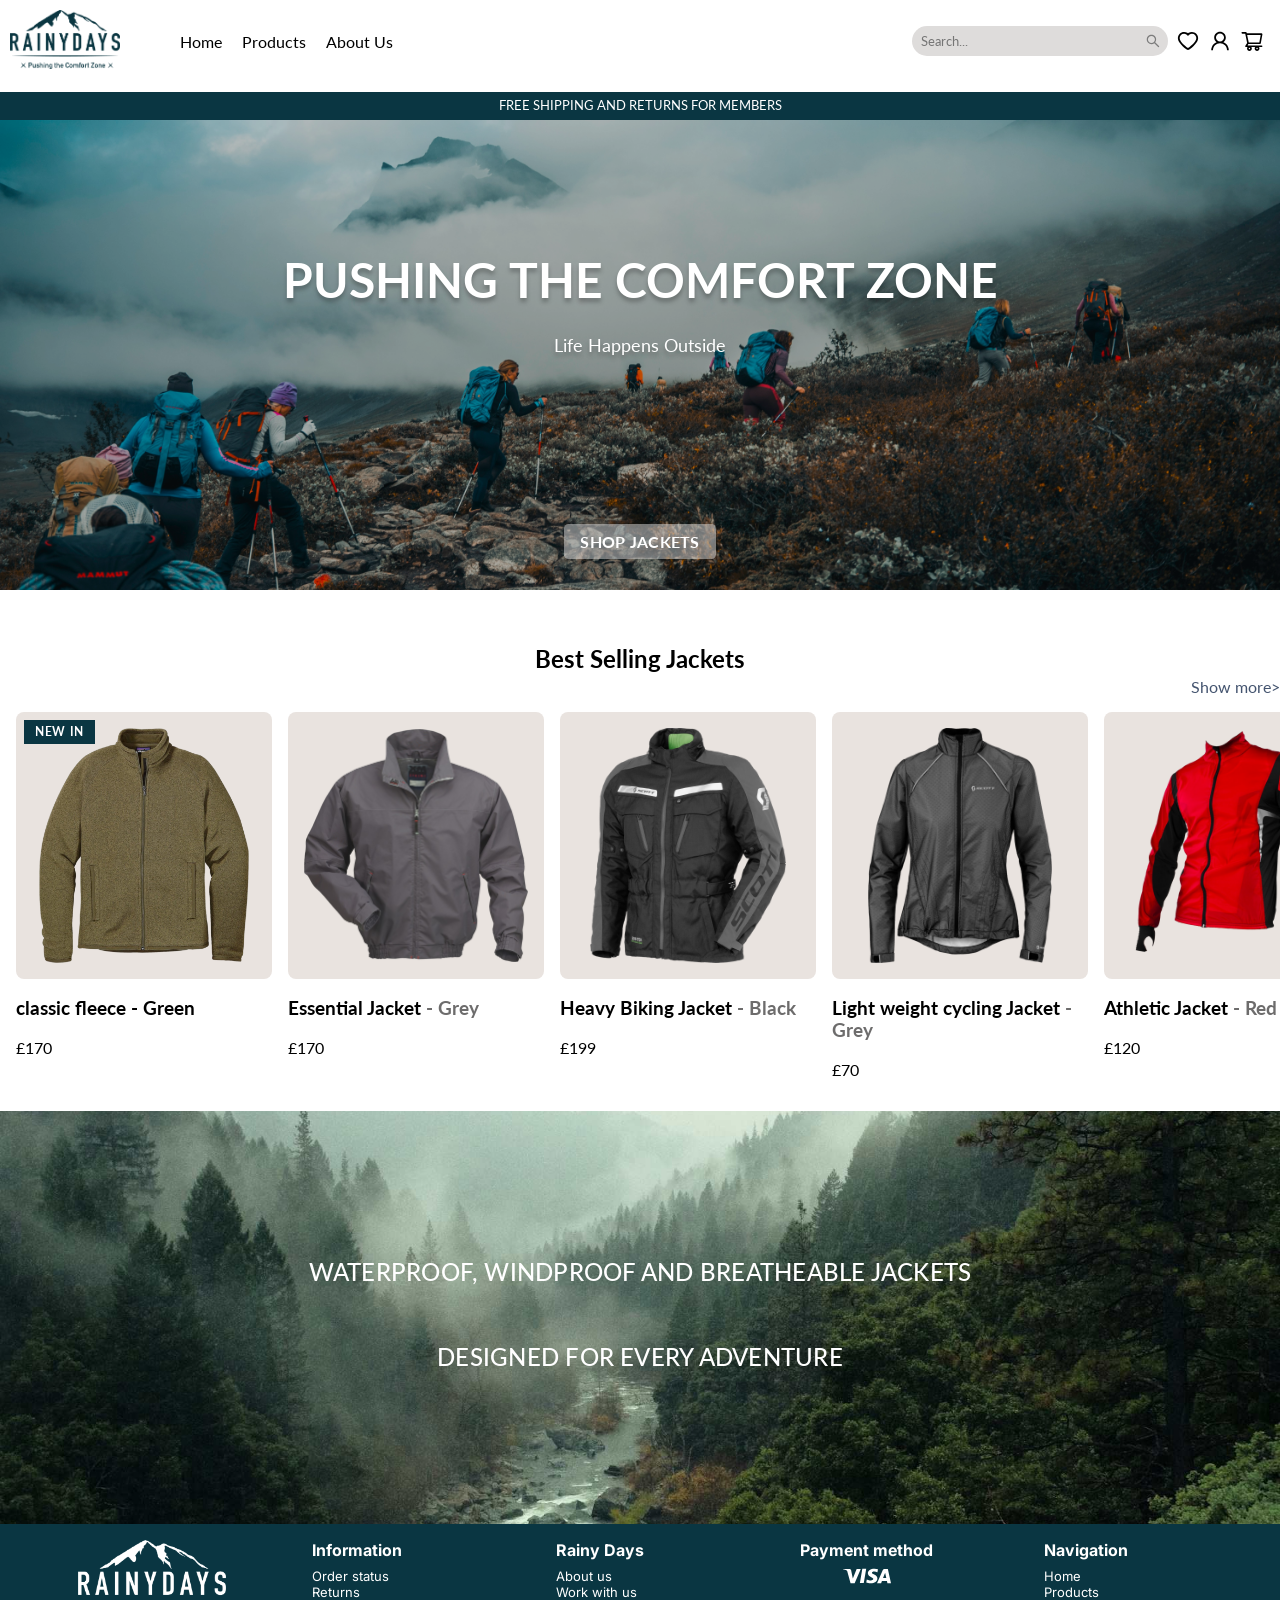
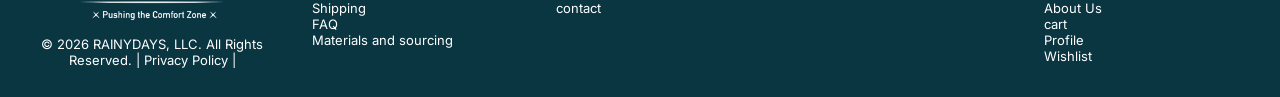
<file: index.html>
<!DOCTYPE html>
<html lang="en">
    <head>
        <meta charset="UTF-8">
        <meta name="viewport" content="width=device-width, initial-scale=1.0">
        <title>Rainy Days - Home</title>
        <link rel="icon" type="image/png" href="assets/RainyDays_Logo.png">
        <link rel="stylesheet" href="css/styles.css">
        <link rel="preconnect" href="https://fonts.googleapis.com">
        <link rel="preconnect" href="https://fonts.gstatic.com" crossorigin>
        <link
            href="https://fonts.googleapis.com/css2?family=Lato:ital,wght@0,100;0,300;0,400;0,700;0,900;1,100;1,300;1,400;1,700;1,900&display=swap"
            rel="stylesheet">
        <link rel="preconnect" href="https://fonts.googleapis.com">
        <link rel="preconnect" href="https://fonts.gstatic.com" crossorigin>
        <link
            href="https://fonts.googleapis.com/css2?family=Inter:ital,opsz,wght@0,14..32,100..900;1,14..32,100..900&family=Roboto:ital,wght@0,100..900;1,100..900&display=swap"
            rel="stylesheet">
    </head>
    <body>
        <!--Header-->
        <header>
            <div class="navigation_container">
                <a href="index.html" class="logo_header">
                    <img src="assets/RainyDays_Logo.png" alt="Rainy Days Logo" class="logo">
                </a>
                <input type="checkbox" id="menu_toggle" class="menu_toggle">
                <label for="menu_toggle" class="hamburger">
                    <span class="visually_hidden">Menu </span>
                </label>
                <nav class="nav_menu" aria-label="Main navigation">
                    <ul class="navigation_menu">
                        <li><a href="index.html"> Home</a></li>
                        <li><a href="products.html"> Products</a></li>
                        <li><a href="comingsoon.html"> About Us</a></li>
                    </ul>
                </nav>
            </div>
            <div class="profile_container_right">
                <form class="searchbar" action="search.html" aria-label="Site search">
                    <input type="text" id="search" name="searchbar" size="10" placeholder="Search..." aria-label="Search" />
                    <svg xmlns="http://www.w3.org/2000/svg" width="1em" height="1em" viewBox="0 0 1024 1024" aria-hidden="true">
                        <!-- Icon downloaded from https://icon-sets.iconify.design/ant-design/search-outlined/ -->
                        <path d="M0 0h1024v1024H0z" fill="none" />
                        <path fill="#7c7c7c"
                            d="M909.6 854.5L649.9 594.8C690.2 542.7 712 479 712 412c0-80.2-31.3-155.4-87.9-212.1S492.1 112 412 112s-155.5 31.3-212.1 87.9C143.2 256.5 112 331.8 112 412c0 80.1 31.3 155.5 87.9 212.1C256.5 680.8 331.8 712 412 712c67 0 130.6-21.8 182.7-62l259.7 259.6a8.2 8.2 0 0 0 11.6 0l43.6-43.5a8.2 8.2 0 0 0 0-11.6M570.4 570.4C528 612.7 471.8 636 412 636s-116-23.3-158.4-65.6C211.3 528 188 471.8 188 412s23.3-116.1 65.6-158.4C296 211.3 352.2 188 412 188s116.1 23.2 158.4 65.6S636 352.2 636 412s-23.3 116.1-65.6 158.4" />
                    </svg>
                </form>
                <a class="Favorites_icon" href="comingsoon.html" aria-label="Favorites">
                    <svg xmlns="http://www.w3.org/2000/svg" viewBox="0 0 1024 1024">
                        <path fill="black" d="M923 283.6a260 260 0 0 0-56.9-82.8a264.4 264.4 0 0 0-84-55.5A265.3 265.3 0 0 0 679.7 125c-49.3 0-97.4 13.5-139.2 39q-15 9.15-28.5 20.1q-13.5-10.95-28.5-20.1c-41.8-25.5-89.9-39-139.2-39c-35.5 0-69.9 6.8-102.4 20.3c-31.4 13-59.7 31.7-84 55.5a258.4 258.4 0 0 0-56.9 82.8c-13.9 32.3-21 66.6-21 101.9c0 33.3 6.8 68 20.3 103.3c11.3 29.5 27.5 60.1 48.2 91c32.8 48.9 77.9 99.9 133.9 151.6c92.8 85.7 184.7 144.9 188.6 147.3l23.7 15.2c10.5 6.7 24 6.7 34.5 0l23.7-15.2c3.9-2.5 95.7-61.6 188.6-147.3c56-51.7 101.1-102.7 133.9-151.6c20.7-30.9 37-61.5 48.2-91c13.5-35.3 20.3-70 20.3-103.3c.1-35.3-7-69.6-20.9-101.9M512 814.8S156 586.7 156 385.5C156 283.6 240.3 201 344.3 201c73.1 0 136.5 40.8 167.7 100.4C543.2 241.8 606.6 201 679.7 201c104 0 188.3 82.6 188.3 184.5c0 201.2-356 429.3-356 429.3" />
                    </svg> 
                </a>
                <a class="Profile_icon" href="comingsoon.html" aria-label="Profile">
                    <svg xmlns="http://www.w3.org/2000/svg" viewBox="0 0 1024 1024">
                        <path fill="black" d="M858.5 763.6a374 374 0 0 0-80.6-119.5a375.6 375.6 0 0 0-119.5-80.6c-.4-.2-.8-.3-1.2-.5C719.5 518 760 444.7 760 362c0-137-111-248-248-248S264 225 264 362c0 82.7 40.5 156 102.8 201.1c-.4.2-.8.3-1.2.5c-44.8 18.9-85 46-119.5 80.6a375.6 375.6 0 0 0-80.6 119.5A371.7 371.7 0 0 0 136 901.8a8 8 0 0 0 8 8.2h60c4.4 0 7.9-3.5 8-7.8c2-77.2 33-149.5 87.8-204.3c56.7-56.7 132-87.9 212.2-87.9s155.5 31.2 212.2 87.9C779 752.7 810 825 812 902.2c.1 4.4 3.6 7.8 8 7.8h60a8 8 0 0 0 8-8.2c-1-47.8-10.9-94.3-29.5-138.2M512 534c-45.9 0-89.1-17.9-121.6-50.4S340 407.9 340 362s17.9-89.1 50.4-121.6S466.1 190 512 190s89.1 17.9 121.6 50.4S684 316.1 684 362s-17.9 89.1-50.4 121.6S557.9 534 512 534" />
                    </svg>
                </a>
                <a class="Cart_icon" href="cart.html" aria-label="Cart">
                    <svg xmlns="http://www.w3.org/2000/svg" viewBox="0 0 1024 1024">
                        <path fill="black" d="M922.9 701.9H327.4l29.9-60.9l496.8-.9c16.8 0 31.2-12 34.2-28.6l68.8-385.1c1.8-10.1-.9-20.5-7.5-28.4a34.99 34.99 0 0 0-26.6-12.5l-632-2.1l-5.4-25.4c-3.4-16.2-18-28-34.6-28H96.5a35.3 35.3 0 1 0 0 70.6h125.9L246 312.8l58.1 281.3l-74.8 122.1a34.96 34.96 0 0 0-3 36.8c6 11.9 18.1 19.4 31.5 19.4h62.8a102.43 102.43 0 0 0-20.6 61.7c0 56.6 46 102.6 102.6 102.6s102.6-46 102.6-102.6c0-22.3-7.4-44-20.6-61.7h161.1a102.43 102.43 0 0 0-20.6 61.7c0 56.6 46 102.6 102.6 102.6s102.6-46 102.6-102.6c0-22.3-7.4-44-20.6-61.7H923c19.4 0 35.3-15.8 35.3-35.3a35.42 35.42 0 0 0-35.4-35.2M305.7 253l575.8 1.9l-56.4 315.8l-452.3.8zm96.9 612.7c-17.4 0-31.6-14.2-31.6-31.6s14.2-31.6 31.6-31.6s31.6 14.2 31.6 31.6a31.6 31.6 0 0 1-31.6 31.6m325.1 0c-17.4 0-31.6-14.2-31.6-31.6s14.2-31.6 31.6-31.6s31.6 14.2 31.6 31.6a31.6 31.6 0 0 1-31.6 31.6" />
                </svg> 
                </a>
            </div>
        </header>
        <main>
        <!--Promo banner-->
        <section class="promo_banner">
            <p>FREE SHIPPING AND RETURNS FOR MEMBERS</p>
        </section>
        <!--HERO SECTION-->
        <section class="hero">
            <img src="assets/karl-hedin-MlOfRf86J2s-unsplash.jpg" alt="Hero image - people hiking on a mountain." />
            <div class="hero_content">
                <h1>PUSHING THE COMFORT ZONE</h1>
                <p>Life Happens Outside</p>
                <a href="products.html" class="shop_jackets_button">SHOP JACKETS</a>
            </div>
        </section>
        <!--Product display-->
        <section class="product_display">
            <div class="display_header">
                <h2>Best Selling Jackets</h2>
                <a href=products.html class="show_more">Show more></a>
            </div>
            <!--Product grid-->
                <ul class="product_display_grid">
                    <li class="product_card">
                        <a href="productpage.html" class="product_link">
                        <img src="assets/RainyDays_Jacket7.png" alt="Rainy Days classic Fleece Jacket">
                        <span class="new_item">NEW IN</span>
                        <h3>classic fleece <span class="Color"> - Green</span></h3> 
                        <p>£170</p>
                    </a>
                    </li>
                    <li class="product_card">
                        <a href="products.html" class="product_link">
                        <img src="assets/RainyDays_Jacket5.png" alt="essential jacket">
                        <h3>Essential Jacket <span class="product_color"> - Grey</span></h3>
                        <p>£170</p>
                    </a>
                    </li>
                    <li class="product_card">
                        <a href="products.html" class="product_link">
                        <img src="assets/RainyDays_Jacket6.png" alt="heavy biking jacket">
                        </a>
                        <h3>Heavy Biking Jacket <span class="product_color"> - Black</span></h3>
                        <p>£199</p>
                    </li>
                    <li class="product_card">
                        <a href="products.html" class="product_link">
                        <img src="assets/RainyDays_Jacket2.png" alt="light weight cycling jacket">
                        <h3>Light weight cycling Jacket <span class="product_color"> - Grey</span></h3>
                        <p>£70</p>
                        </a>
                    </li>
                    <li class="product_card">
                        <a href="products.html" class="product_link">
                        <img src="assets/RainyDays_Jacket3.png" alt="athletic jacket">
                        <h3>Athletic Jacket <span class="product_color"> - Red</span></h3>
                        <p>£120</p>
                        </a>
                    </li>
                    <li class="product_card">
                        <a href="products.html" class="product_link">
                        <img src="assets/RainyDays_Jacket4.png" alt="outdoor sports jacket">
                        <h3>Outdoor Sports Jacket <span class="product_color"> - Black</span></h3>
                        <p>£170</p>
                        </a>
                    </li>
                    <li class="product_card">
                        <a href="products.html" class="product_link">
                        <img src="assets/RainyDays_Jacket1.png" alt="hivis Expedition jacket">
                        <h3>Hivis Expedition Jacket <span class="product_color"> - Grey</span></h3>
                        <p>£320</p>
                        </a>
                    </li>
                </ul>
        </section> 
        <section class="footer_img">
                <img src="assets/pine-watt-unsplash.jpg" alt="image of forest"> 
                    <h3 class="footer_img_content">WATERPROOF, WINDPROOF AND BREATHEABLE JACKETS</h3>
                    <h4 class="footer_img_content">DESIGNED FOR EVERY ADVENTURE</h4>
            </section>
        </main>
        <footer>
            <section class="footer">
            <div class="footer_brand">
                <a href="index.html">
                <img src="assets/RainyDays_Logo_white.png" alt="rainy days logo">
                </a>
                <p>© 2026 RAINYDAYS, LLC. All Rights Reserved. | Privacy Policy |</p>
            </div>
            <nav aria-label="Information">
                <h3 id="Information">Information </h3>
                <ul>
                    <li>Order status</li>
                    <li>Returns</li>
                    <li>Shipping</li>
                    <li>FAQ</li>
                    <li>Materials and sourcing</li>
                </ul>
            </nav>
            <nav aria-label="Rainy Days">
                <h3>Rainy Days</h3>
                <ul>
                    <li>About us</li>
                    <li>Work with us</li>
                    <li>contact</li>
                </ul>
            </nav>
            <div class="payment_method">
                <h3>Payment method</h3>
                <svg id="visa_icon" viewBox="0 8 24 8" role="img" xmlns="http://www.w3.org/2000/svg">
                    <title>Visa icon</title>
                    <path fill="currentcolor"
                        d="M17.445 8.623c-.387-.146-.99-.301-1.74-.301-1.92 0-3.275.968-3.285 2.355-.012 1.02.964 1.594 1.701 1.936.757.35 1.01.57 1.008.885-.005.477-.605.693-1.162.693-.766 0-1.186-.107-1.831-.375l-.239-.111-.271 1.598c.466.195 1.306.362 2.175.375 2.041 0 3.375-.961 3.391-2.439.016-.813-.51-1.43-1.621-1.938-.674-.33-1.094-.551-1.094-.886 0-.296.359-.612 1.109-.612.645-.01 1.096.129 1.455.273l.18.081.271-1.544-.047.01zm4.983-.17h-1.5c-.467 0-.816.127-1.021.591l-2.885 6.534h2.041l.408-1.07 2.49.002c.061.25.24 1.068.24 1.068H24l-1.572-7.125zM9.66 8.393h1.943l-1.215 7.129H8.444L9.66 8.391v.002zm-4.939 3.929l.202.99 1.901-4.859h2.059l-3.061 7.115H3.768l-1.68-6.026c-.035-.103-.078-.173-.18-.237C1.34 9.008.705 8.766 0 8.598l.025-.15h3.131c.424.016.766.15.883.604l.682 3.273v-.003zm15.308.727l.775-1.994c-.01.02.16-.412.258-.68l.133.615.449 2.057h-1.615v.002z" />
                </svg>
            </div>
            <nav aria-label="Footer navigation">
                <h3 id="footer_Navigation">Navigation</h3>
                <ul>
                    <li><a href="index.html"> Home</a> </li>
                    <li><a href="products.html"> Products</a></li>
                    <li><a href="comingsoon.html"> About Us </a></li>
                    <li>cart</li>
                    <li><a href="comingsoon.html"> Profile</a></li>
                    <li><a href="comingsoon.html"> Wishlist</a></li>
                </ul>
            </nav>
            </section>
        </footer>
    </body>
</html>
</file>
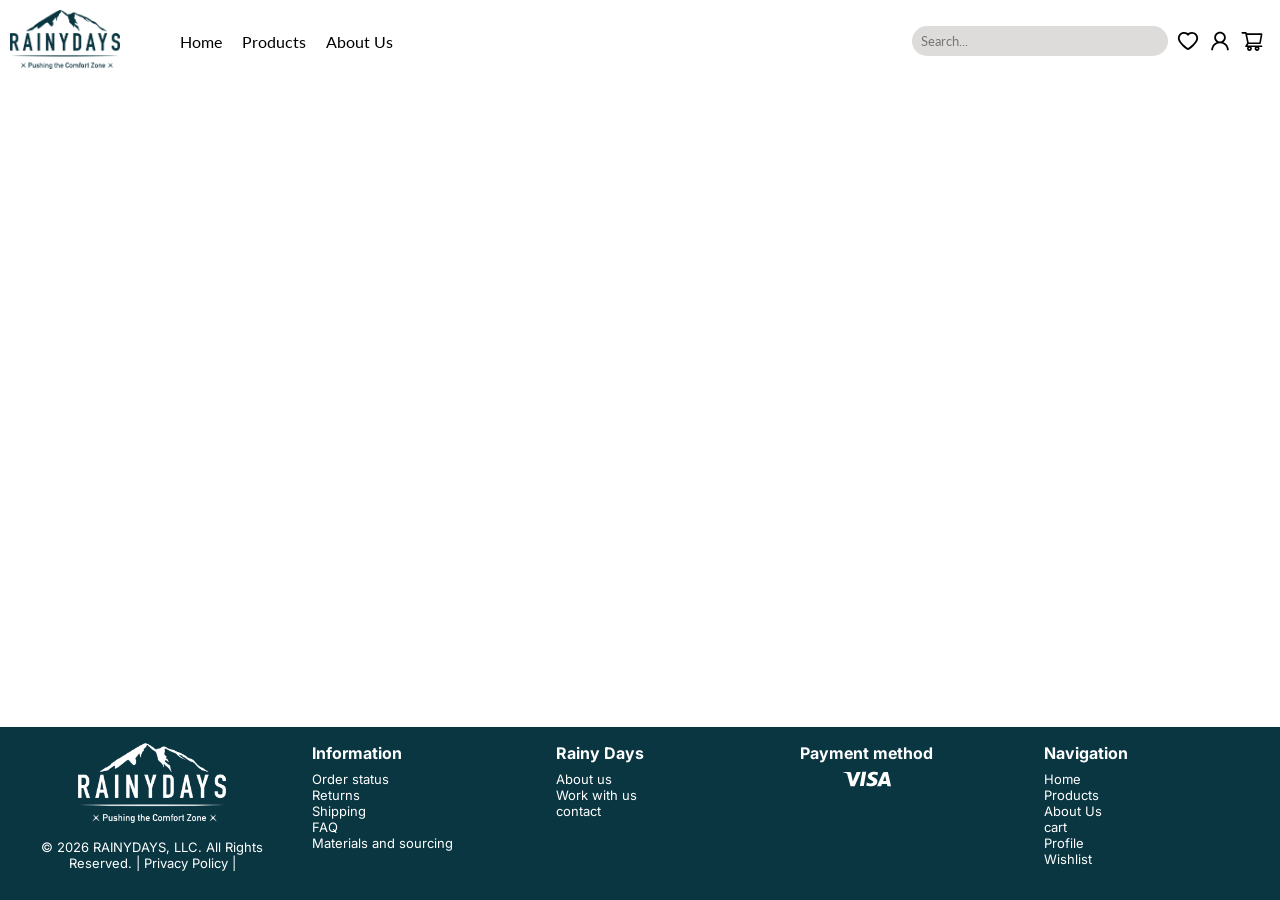
<file: cart.html>
<!DOCTYPE html>
<html lang="en">

    <head>
        <meta charset="UTF-8">
        <meta name="viewport" content="width=device-width, initial-scale=1.0">
        <title>Rainy Days - Cart</title>
        <link rel="icon" type="image/png" href="assets/RainyDays_Logo.png">
        <link rel="stylesheet" href="css/styles.css">
        <link rel="preconnect" href="https://fonts.googleapis.com">
        <link rel="preconnect" href="https://fonts.gstatic.com" crossorigin>
        <link
            href="https://fonts.googleapis.com/css2?family=Lato:ital,wght@0,100;0,300;0,400;0,700;0,900;1,100;1,300;1,400;1,700;1,900&display=swap"
            rel="stylesheet">
        <link rel="preconnect" href="https://fonts.googleapis.com">
        <link rel="preconnect" href="https://fonts.gstatic.com" crossorigin>
        <link
            href="https://fonts.googleapis.com/css2?family=Inter:ital,opsz,wght@0,14..32,100..900;1,14..32,100..900&family=Roboto:ital,wght@0,100..900;1,100..900&display=swap"
            rel="stylesheet">
    </head>

    <body>
        <!--Header-->
        <header>
            <div class="navigation_container">
                <a href="index.html">
                    <img src="assets/RainyDays_Logo.png" alt="Rainy Days Logo" class="logo">
                </a>
                <nav aria-label="Main navigation">
                    <ul class="navigation_menu">
                        <li><a href="index.html"> Home</a></li>
                        <li><a href="products.html"> Products</a></li>
                        <li><a href="comingsoon.html"> About Us</a></li>
                    </ul>
                </nav>
            </div>
            <div class="profile_container_right">
                <form class="searchbar" action="search.html" aria-label="Site search">
                    <input type="text" id="search" name="searchbar" size="10" placeholder="Search..." aria-label="Search" />
                </form>
                <a class="Favorites_icon" href="comingsoon.html" aria-label="Favorites">
                    <svg xmlns="http://www.w3.org/2000/svg" viewBox="0 0 1024 1024" aria-hidden="true">
                        <path fill="black"
                            d="M923 283.6a260 260 0 0 0-56.9-82.8a264.4 264.4 0 0 0-84-55.5A265.3 265.3 0 0 0 679.7 125c-49.3 0-97.4 13.5-139.2 39q-15 9.15-28.5 20.1q-13.5-10.95-28.5-20.1c-41.8-25.5-89.9-39-139.2-39c-35.5 0-69.9 6.8-102.4 20.3c-31.4 13-59.7 31.7-84 55.5a258.4 258.4 0 0 0-56.9 82.8c-13.9 32.3-21 66.6-21 101.9c0 33.3 6.8 68 20.3 103.3c11.3 29.5 27.5 60.1 48.2 91c32.8 48.9 77.9 99.9 133.9 151.6c92.8 85.7 184.7 144.9 188.6 147.3l23.7 15.2c10.5 6.7 24 6.7 34.5 0l23.7-15.2c3.9-2.5 95.7-61.6 188.6-147.3c56-51.7 101.1-102.7 133.9-151.6c20.7-30.9 37-61.5 48.2-91c13.5-35.3 20.3-70 20.3-103.3c.1-35.3-7-69.6-20.9-101.9M512 814.8S156 586.7 156 385.5C156 283.6 240.3 201 344.3 201c73.1 0 136.5 40.8 167.7 100.4C543.2 241.8 606.6 201 679.7 201c104 0 188.3 82.6 188.3 184.5c0 201.2-356 429.3-356 429.3" />
                    </svg>
                </a>
                <a class="Profile_icon" href="comingsoon.html" aria-label="Profile">
                    <svg xmlns="http://www.w3.org/2000/svg" viewBox="0 0 1024 1024">
                        <path fill="black"
                            d="M858.5 763.6a374 374 0 0 0-80.6-119.5a375.6 375.6 0 0 0-119.5-80.6c-.4-.2-.8-.3-1.2-.5C719.5 518 760 444.7 760 362c0-137-111-248-248-248S264 225 264 362c0 82.7 40.5 156 102.8 201.1c-.4.2-.8.3-1.2.5c-44.8 18.9-85 46-119.5 80.6a375.6 375.6 0 0 0-80.6 119.5A371.7 371.7 0 0 0 136 901.8a8 8 0 0 0 8 8.2h60c4.4 0 7.9-3.5 8-7.8c2-77.2 33-149.5 87.8-204.3c56.7-56.7 132-87.9 212.2-87.9s155.5 31.2 212.2 87.9C779 752.7 810 825 812 902.2c.1 4.4 3.6 7.8 8 7.8h60a8 8 0 0 0 8-8.2c-1-47.8-10.9-94.3-29.5-138.2M512 534c-45.9 0-89.1-17.9-121.6-50.4S340 407.9 340 362s17.9-89.1 50.4-121.6S466.1 190 512 190s89.1 17.9 121.6 50.4S684 316.1 684 362s-17.9 89.1-50.4 121.6S557.9 534 512 534" />
                    </svg>
                </a>
                <a class="Cart_icon" href="cart.html" aria-label="Cart">
                    <svg xmlns="http://www.w3.org/2000/svg" viewBox="0 0 1024 1024">
                        <path fill="black"
                            d="M922.9 701.9H327.4l29.9-60.9l496.8-.9c16.8 0 31.2-12 34.2-28.6l68.8-385.1c1.8-10.1-.9-20.5-7.5-28.4a34.99 34.99 0 0 0-26.6-12.5l-632-2.1l-5.4-25.4c-3.4-16.2-18-28-34.6-28H96.5a35.3 35.3 0 1 0 0 70.6h125.9L246 312.8l58.1 281.3l-74.8 122.1a34.96 34.96 0 0 0-3 36.8c6 11.9 18.1 19.4 31.5 19.4h62.8a102.43 102.43 0 0 0-20.6 61.7c0 56.6 46 102.6 102.6 102.6s102.6-46 102.6-102.6c0-22.3-7.4-44-20.6-61.7h161.1a102.43 102.43 0 0 0-20.6 61.7c0 56.6 46 102.6 102.6 102.6s102.6-46 102.6-102.6c0-22.3-7.4-44-20.6-61.7H923c19.4 0 35.3-15.8 35.3-35.3a35.42 35.42 0 0 0-35.4-35.2M305.7 253l575.8 1.9l-56.4 315.8l-452.3.8zm96.9 612.7c-17.4 0-31.6-14.2-31.6-31.6s14.2-31.6 31.6-31.6s31.6 14.2 31.6 31.6a31.6 31.6 0 0 1-31.6 31.6m325.1 0c-17.4 0-31.6-14.2-31.6-31.6s14.2-31.6 31.6-31.6s31.6 14.2 31.6 31.6a31.6 31.6 0 0 1-31.6 31.6" />
                    </svg>
                </a>
            </div>
        </header>
            <footer>
                <section class="footer">
                    <div class="footer_brand">
                        <a href="index.html">
                            <img src="assets/RainyDays_Logo_white.png" alt="rainy days logo">
                        </a>
                        <p>© 2026 RAINYDAYS, LLC. All Rights Reserved. | Privacy Policy |</p>
                    </div>
            
                    <nav aria-label="Information">
                        <h3 id="Information">Information </h3>
                        <ul>
                            <li>Order status</li>
                            <li>Returns</li>
                            <li>Shipping</li>
                            <li>FAQ</li>
                            <li>Materials and sourcing</li>
                        </ul>
                    </nav>
            
                    <nav aria-label="Rainy Days">
                        <h3>Rainy Days</h3>
                        <ul>
                            <li>About us</li>
                            <li>Work with us</li>
                            <li>contact</li>
                        </ul>
                    </nav>
            
                    <div class="payment_method">
                        <h3>Payment method</h3>
                        <svg id="visa_icon" viewBox="0 8 24 8" role="img" xmlns="http://www.w3.org/2000/svg">
                            <title>Visa icon</title>
                            <path fill="currentcolor"
                                d="M17.445 8.623c-.387-.146-.99-.301-1.74-.301-1.92 0-3.275.968-3.285 2.355-.012 1.02.964 1.594 1.701 1.936.757.35 1.01.57 1.008.885-.005.477-.605.693-1.162.693-.766 0-1.186-.107-1.831-.375l-.239-.111-.271 1.598c.466.195 1.306.362 2.175.375 2.041 0 3.375-.961 3.391-2.439.016-.813-.51-1.43-1.621-1.938-.674-.33-1.094-.551-1.094-.886 0-.296.359-.612 1.109-.612.645-.01 1.096.129 1.455.273l.18.081.271-1.544-.047.01zm4.983-.17h-1.5c-.467 0-.816.127-1.021.591l-2.885 6.534h2.041l.408-1.07 2.49.002c.061.25.24 1.068.24 1.068H24l-1.572-7.125zM9.66 8.393h1.943l-1.215 7.129H8.444L9.66 8.391v.002zm-4.939 3.929l.202.99 1.901-4.859h2.059l-3.061 7.115H3.768l-1.68-6.026c-.035-.103-.078-.173-.18-.237C1.34 9.008.705 8.766 0 8.598l.025-.15h3.131c.424.016.766.15.883.604l.682 3.273v-.003zm15.308.727l.775-1.994c-.01.02.16-.412.258-.68l.133.615.449 2.057h-1.615v.002z" />
                        </svg>
            
                    </div>
                    <nav aria-label="Footer navigation">
                        <h3 id="footer_Navigation">Navigation</h3>
                        <ul>
                            <li><a href="index.html"> Home</a> </li>
                            <li><a href="products.html"> Products</a></li>
                            <li><a href="comingsoon.html"> About Us </a></li>
                            <li>cart</li>
                            <li><a href="comingsoon.html"> Profile</a></li>
                            <li><a href="comingsoon.html"> Wishlist</a></li>
                        </ul>
                    </nav>
                </section>
            </footer>
    </body>
</html>
</file>
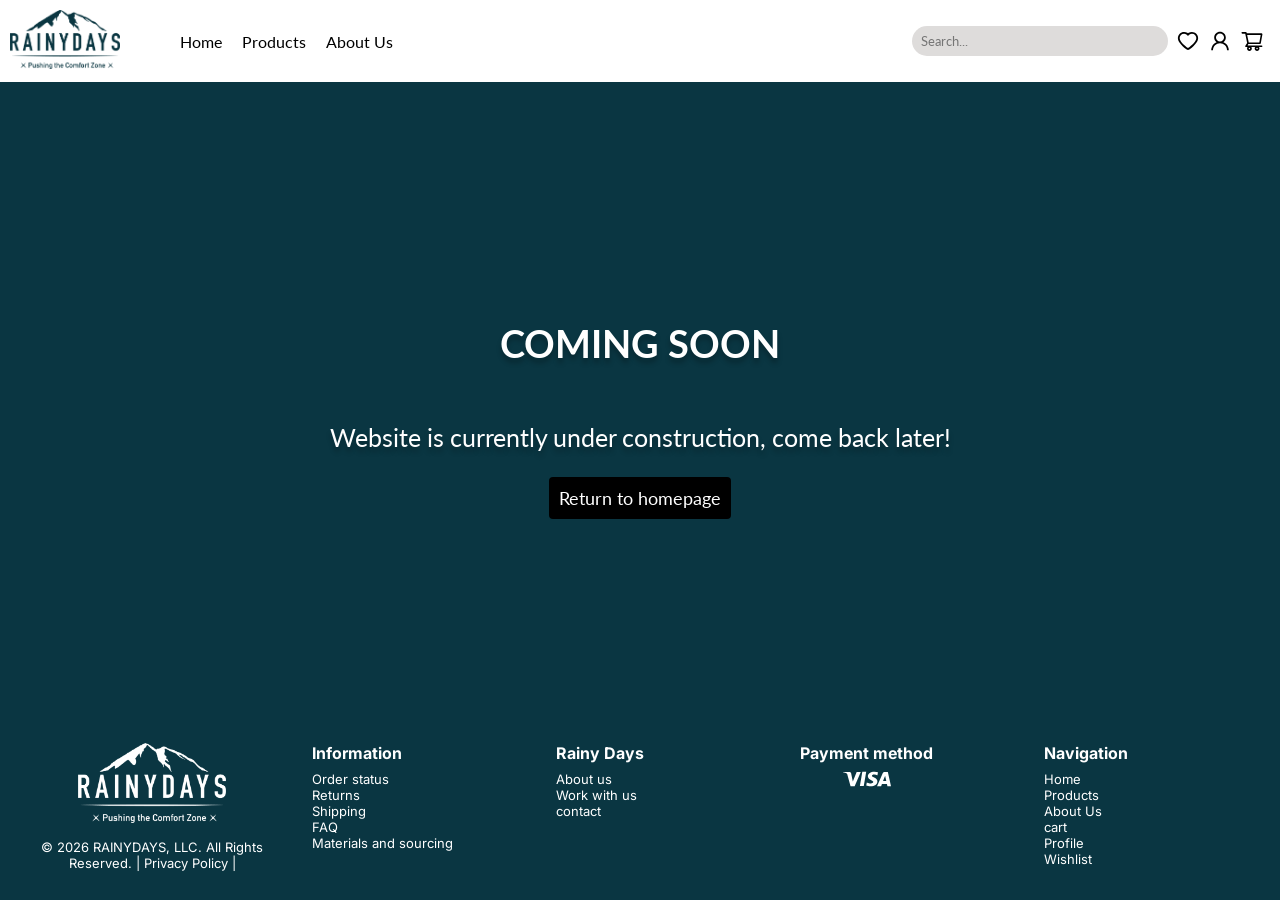
<file: comingsoon.html>
<!DOCTYPE html>
<html lang="en">
<head>
    <meta charset="UTF-8">
    <meta name="viewport" content="width=device-width, initial-scale=1.0">
    <title>Rainy Days - Coming soon</title>
    <link rel="icon" type="image/png" href="assets/RainyDays_Logo.png">
    <link rel="stylesheet" href="css/styles.css">
    <link rel="preconnect" href="https://fonts.googleapis.com">
    <link rel="preconnect" href="https://fonts.gstatic.com" crossorigin>
    <link
        href="https://fonts.googleapis.com/css2?family=Lato:ital,wght@0,100;0,300;0,400;0,700;0,900;1,100;1,300;1,400;1,700;1,900&display=swap"
        rel="stylesheet">
    <link rel="preconnect" href="https://fonts.googleapis.com">
    <link rel="preconnect" href="https://fonts.gstatic.com" crossorigin>
    <link
        href="https://fonts.googleapis.com/css2?family=Inter:ital,opsz,wght@0,14..32,100..900;1,14..32,100..900&family=Roboto:ital,wght@0,100..900;1,100..900&display=swap"
        rel="stylesheet">
</head>
<body class="coming_soon_bg">
    <header>
        <div class="navigation_container">
            <a href="index.html">
                <img src="assets/RainyDays_Logo.png" alt="Rainy Days Logo" class="logo">
            </a>
            <nav aria-label="Main navigation">
                <ul class="navigation_menu">
                    <li><a href="index.html"> Home</a></li>
                    <li><a href="products.html"> Products</a></li>
                    <li><a href="comingsoon.html"> About Us</a></li>
                </ul>
            </nav>
        </div>
        <div class="profile_container_right">
            <form class="searchbar" action="search.html" aria-label="Site search">
                <input type="text" id="search" name="searchbar" size="10" placeholder="Search..." aria-label="Search" />
            </form>
            <a class="Favorites_icon" href="comingsoon.html" aria-label="Favorites">
                <svg xmlns="http://www.w3.org/2000/svg" viewBox="0 0 1024 1024" aria-hidden="true">
                    <path fill="black"
                        d="M923 283.6a260 260 0 0 0-56.9-82.8a264.4 264.4 0 0 0-84-55.5A265.3 265.3 0 0 0 679.7 125c-49.3 0-97.4 13.5-139.2 39q-15 9.15-28.5 20.1q-13.5-10.95-28.5-20.1c-41.8-25.5-89.9-39-139.2-39c-35.5 0-69.9 6.8-102.4 20.3c-31.4 13-59.7 31.7-84 55.5a258.4 258.4 0 0 0-56.9 82.8c-13.9 32.3-21 66.6-21 101.9c0 33.3 6.8 68 20.3 103.3c11.3 29.5 27.5 60.1 48.2 91c32.8 48.9 77.9 99.9 133.9 151.6c92.8 85.7 184.7 144.9 188.6 147.3l23.7 15.2c10.5 6.7 24 6.7 34.5 0l23.7-15.2c3.9-2.5 95.7-61.6 188.6-147.3c56-51.7 101.1-102.7 133.9-151.6c20.7-30.9 37-61.5 48.2-91c13.5-35.3 20.3-70 20.3-103.3c.1-35.3-7-69.6-20.9-101.9M512 814.8S156 586.7 156 385.5C156 283.6 240.3 201 344.3 201c73.1 0 136.5 40.8 167.7 100.4C543.2 241.8 606.6 201 679.7 201c104 0 188.3 82.6 188.3 184.5c0 201.2-356 429.3-356 429.3" />
                </svg>
            </a>
            <a class="Profile_icon" href="comingsoon.html" aria-label="Profile">
                <svg xmlns="http://www.w3.org/2000/svg" viewBox="0 0 1024 1024">
                    <path fill="black"
                        d="M858.5 763.6a374 374 0 0 0-80.6-119.5a375.6 375.6 0 0 0-119.5-80.6c-.4-.2-.8-.3-1.2-.5C719.5 518 760 444.7 760 362c0-137-111-248-248-248S264 225 264 362c0 82.7 40.5 156 102.8 201.1c-.4.2-.8.3-1.2.5c-44.8 18.9-85 46-119.5 80.6a375.6 375.6 0 0 0-80.6 119.5A371.7 371.7 0 0 0 136 901.8a8 8 0 0 0 8 8.2h60c4.4 0 7.9-3.5 8-7.8c2-77.2 33-149.5 87.8-204.3c56.7-56.7 132-87.9 212.2-87.9s155.5 31.2 212.2 87.9C779 752.7 810 825 812 902.2c.1 4.4 3.6 7.8 8 7.8h60a8 8 0 0 0 8-8.2c-1-47.8-10.9-94.3-29.5-138.2M512 534c-45.9 0-89.1-17.9-121.6-50.4S340 407.9 340 362s17.9-89.1 50.4-121.6S466.1 190 512 190s89.1 17.9 121.6 50.4S684 316.1 684 362s-17.9 89.1-50.4 121.6S557.9 534 512 534" />
                </svg>
            </a>
            <a class="Cart_icon" href="cart.html" aria-label="Cart">
                <svg xmlns="http://www.w3.org/2000/svg" viewBox="0 0 1024 1024">
                    <path fill="black"
                        d="M922.9 701.9H327.4l29.9-60.9l496.8-.9c16.8 0 31.2-12 34.2-28.6l68.8-385.1c1.8-10.1-.9-20.5-7.5-28.4a34.99 34.99 0 0 0-26.6-12.5l-632-2.1l-5.4-25.4c-3.4-16.2-18-28-34.6-28H96.5a35.3 35.3 0 1 0 0 70.6h125.9L246 312.8l58.1 281.3l-74.8 122.1a34.96 34.96 0 0 0-3 36.8c6 11.9 18.1 19.4 31.5 19.4h62.8a102.43 102.43 0 0 0-20.6 61.7c0 56.6 46 102.6 102.6 102.6s102.6-46 102.6-102.6c0-22.3-7.4-44-20.6-61.7h161.1a102.43 102.43 0 0 0-20.6 61.7c0 56.6 46 102.6 102.6 102.6s102.6-46 102.6-102.6c0-22.3-7.4-44-20.6-61.7H923c19.4 0 35.3-15.8 35.3-35.3a35.42 35.42 0 0 0-35.4-35.2M305.7 253l575.8 1.9l-56.4 315.8l-452.3.8zm96.9 612.7c-17.4 0-31.6-14.2-31.6-31.6s14.2-31.6 31.6-31.6s31.6 14.2 31.6 31.6a31.6 31.6 0 0 1-31.6 31.6m325.1 0c-17.4 0-31.6-14.2-31.6-31.6s14.2-31.6 31.6-31.6s31.6 14.2 31.6 31.6a31.6 31.6 0 0 1-31.6 31.6" />
                </svg>
            </a>
        </div>
    </header>
    <section class="coming_soon">
        <h1>COMING SOON</h1>
        <p> Website is currently under construction, come back later!</p>
        <a class="return_home" href="index.html">Return to homepage</a>
    </section>
    <footer>
        <section class="footer">
            <div class="footer_brand">
                <a href="index.html">
                    <img src="assets/RainyDays_Logo_white.png" alt="rainy days logo">
                </a>
                <p>© 2026 RAINYDAYS, LLC. All Rights Reserved. | Privacy Policy |</p>
            </div>
    
            <nav aria-label="Information">
                <h3 id="Information">Information </h3>
                <ul>
                    <li>Order status</li>
                    <li>Returns</li>
                    <li>Shipping</li>
                    <li>FAQ</li>
                    <li>Materials and sourcing</li>
                </ul>
            </nav>
    
            <nav aria-label="Rainy Days">
                <h3>Rainy Days</h3>
                <ul>
                    <li>About us</li>
                    <li>Work with us</li>
                    <li>contact</li>
                </ul>
            </nav>
    
            <div class="payment_method">
                <h3>Payment method</h3>
                <svg id="visa_icon" viewBox="0 8 24 8" role="img" xmlns="http://www.w3.org/2000/svg">
                    <title>Visa icon</title>
                    <path fill="currentcolor"
                        d="M17.445 8.623c-.387-.146-.99-.301-1.74-.301-1.92 0-3.275.968-3.285 2.355-.012 1.02.964 1.594 1.701 1.936.757.35 1.01.57 1.008.885-.005.477-.605.693-1.162.693-.766 0-1.186-.107-1.831-.375l-.239-.111-.271 1.598c.466.195 1.306.362 2.175.375 2.041 0 3.375-.961 3.391-2.439.016-.813-.51-1.43-1.621-1.938-.674-.33-1.094-.551-1.094-.886 0-.296.359-.612 1.109-.612.645-.01 1.096.129 1.455.273l.18.081.271-1.544-.047.01zm4.983-.17h-1.5c-.467 0-.816.127-1.021.591l-2.885 6.534h2.041l.408-1.07 2.49.002c.061.25.24 1.068.24 1.068H24l-1.572-7.125zM9.66 8.393h1.943l-1.215 7.129H8.444L9.66 8.391v.002zm-4.939 3.929l.202.99 1.901-4.859h2.059l-3.061 7.115H3.768l-1.68-6.026c-.035-.103-.078-.173-.18-.237C1.34 9.008.705 8.766 0 8.598l.025-.15h3.131c.424.016.766.15.883.604l.682 3.273v-.003zm15.308.727l.775-1.994c-.01.02.16-.412.258-.68l.133.615.449 2.057h-1.615v.002z" />
                </svg>
    
            </div>
            <nav aria-label="Footer navigation">
                <h3 id="footer_Navigation">Navigation</h3>
                <ul>
                    <li><a href="index.html"> Home</a> </li>
                    <li><a href="products.html"> Products</a></li>
                    <li><a href="comingsoon.html"> About Us </a></li>
                    <li>cart</li>
                    <li><a href="comingsoon.html"> Profile</a></li>
                    <li><a href="comingsoon.html"> Wishlist</a></li>
                </ul>
            </nav>
        </section>
    </footer>
</body>
</file>
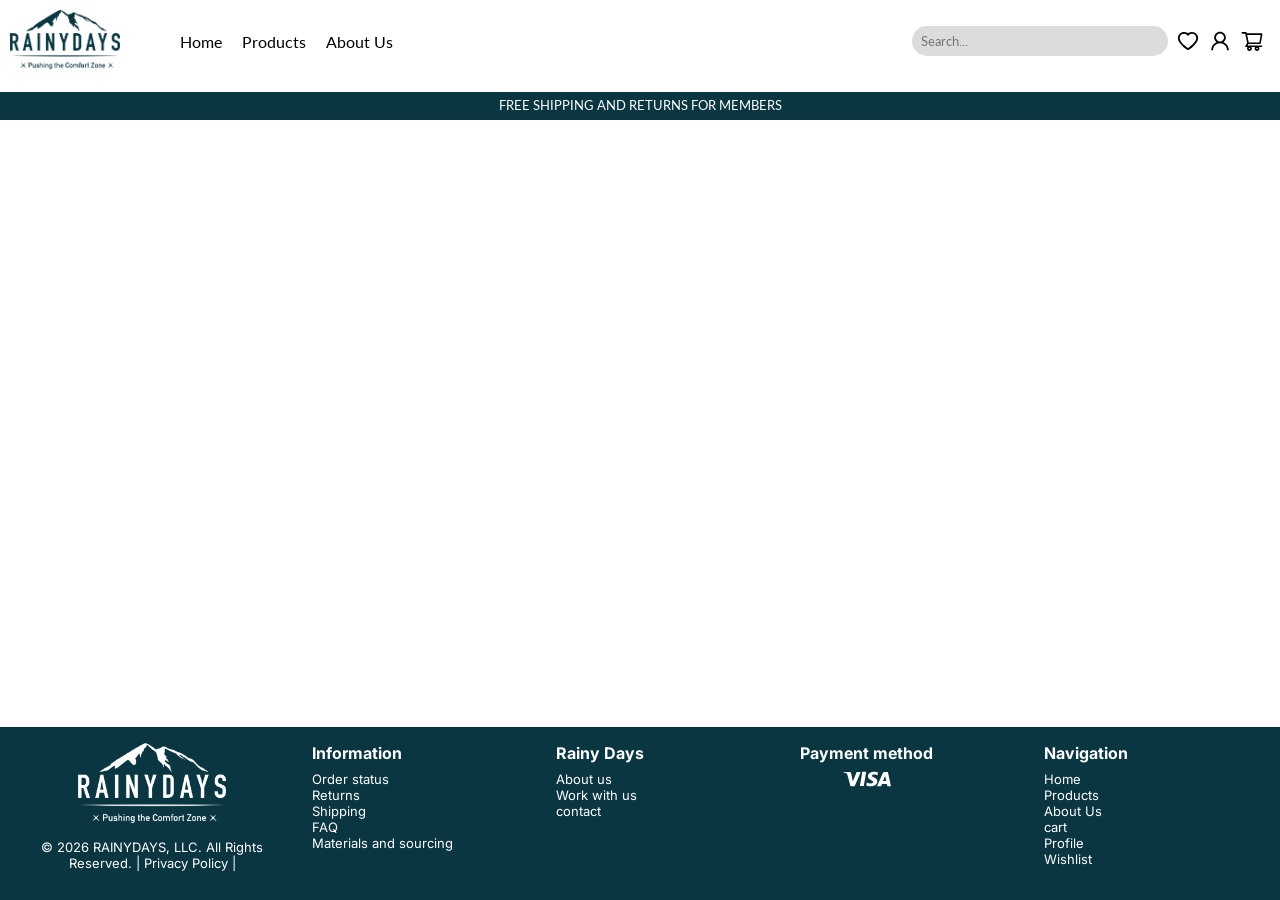
<file: productpage.html>
<!DOCTYPE html>
<html lang="en">
<head>
    <meta charset="UTF-8">
    <meta name="viewport" content="width=device-width, initial-scale=1.0">
    <title>Rainy Days - Classic fleece</title>
    <link rel="icon" type="image/png" href="assets/RainyDays_Logo.png">
    <link rel="stylesheet" href="css/styles.css">
    <link rel="preconnect" href="https://fonts.googleapis.com">
    <link rel="preconnect" href="https://fonts.gstatic.com" crossorigin>
    <link
        href="https://fonts.googleapis.com/css2?family=Lato:ital,wght@0,100;0,300;0,400;0,700;0,900;1,100;1,300;1,400;1,700;1,900&display=swap"
        rel="stylesheet">
    <link rel="preconnect" href="https://fonts.googleapis.com">
    <link rel="preconnect" href="https://fonts.gstatic.com" crossorigin>
    <link
        href="https://fonts.googleapis.com/css2?family=Inter:ital,opsz,wght@0,14..32,100..900;1,14..32,100..900&family=Roboto:ital,wght@0,100..900;1,100..900&display=swap"
        rel="stylesheet">
</head>
    <body>
        <!--Header-->
        <header>
            <div class="navigation_container">
                <a href="index.html">
                    <img src="assets/RainyDays_Logo.png" alt="Rainy Days Logo" class="logo">
                </a>
                <nav aria-label="Main navigation">
                    <ul class="navigation_menu">
                        <li><a href="index.html"> Home</a></li>
                        <li><a href="products.html"> Products</a></li>
                        <li><a href="comingsoon.html"> About Us</a></li>
                    </ul>
                </nav>
            </div>
            <div class="profile_container_right">
                <form class="searchbar" action="search.html" aria-label="Site search">
                    <input type="text" id="search" name="searchbar" size="10" placeholder="Search..." aria-label="Search" />
                </form>
                <a class="Favorites_icon" href="comingsoon.html" aria-label="Favorites">
                    <svg xmlns="http://www.w3.org/2000/svg" viewBox="0 0 1024 1024">
                        <path fill="black"
                            d="M923 283.6a260 260 0 0 0-56.9-82.8a264.4 264.4 0 0 0-84-55.5A265.3 265.3 0 0 0 679.7 125c-49.3 0-97.4 13.5-139.2 39q-15 9.15-28.5 20.1q-13.5-10.95-28.5-20.1c-41.8-25.5-89.9-39-139.2-39c-35.5 0-69.9 6.8-102.4 20.3c-31.4 13-59.7 31.7-84 55.5a258.4 258.4 0 0 0-56.9 82.8c-13.9 32.3-21 66.6-21 101.9c0 33.3 6.8 68 20.3 103.3c11.3 29.5 27.5 60.1 48.2 91c32.8 48.9 77.9 99.9 133.9 151.6c92.8 85.7 184.7 144.9 188.6 147.3l23.7 15.2c10.5 6.7 24 6.7 34.5 0l23.7-15.2c3.9-2.5 95.7-61.6 188.6-147.3c56-51.7 101.1-102.7 133.9-151.6c20.7-30.9 37-61.5 48.2-91c13.5-35.3 20.3-70 20.3-103.3c.1-35.3-7-69.6-20.9-101.9M512 814.8S156 586.7 156 385.5C156 283.6 240.3 201 344.3 201c73.1 0 136.5 40.8 167.7 100.4C543.2 241.8 606.6 201 679.7 201c104 0 188.3 82.6 188.3 184.5c0 201.2-356 429.3-356 429.3" />
                    </svg>
                </a>
                <a class="Profile_icon" href="comingsoon.html" aria-label="Profile">
                    <svg xmlns="http://www.w3.org/2000/svg" viewBox="0 0 1024 1024">
                        <path fill="black"
                            d="M858.5 763.6a374 374 0 0 0-80.6-119.5a375.6 375.6 0 0 0-119.5-80.6c-.4-.2-.8-.3-1.2-.5C719.5 518 760 444.7 760 362c0-137-111-248-248-248S264 225 264 362c0 82.7 40.5 156 102.8 201.1c-.4.2-.8.3-1.2.5c-44.8 18.9-85 46-119.5 80.6a375.6 375.6 0 0 0-80.6 119.5A371.7 371.7 0 0 0 136 901.8a8 8 0 0 0 8 8.2h60c4.4 0 7.9-3.5 8-7.8c2-77.2 33-149.5 87.8-204.3c56.7-56.7 132-87.9 212.2-87.9s155.5 31.2 212.2 87.9C779 752.7 810 825 812 902.2c.1 4.4 3.6 7.8 8 7.8h60a8 8 0 0 0 8-8.2c-1-47.8-10.9-94.3-29.5-138.2M512 534c-45.9 0-89.1-17.9-121.6-50.4S340 407.9 340 362s17.9-89.1 50.4-121.6S466.1 190 512 190s89.1 17.9 121.6 50.4S684 316.1 684 362s-17.9 89.1-50.4 121.6S557.9 534 512 534" />
                    </svg>
                </a>
                <a class="Cart_icon" href="cart.html" aria-label="Cart">
                    <svg xmlns="http://www.w3.org/2000/svg" viewBox="0 0 1024 1024">
                        <path fill="black"
                            d="M922.9 701.9H327.4l29.9-60.9l496.8-.9c16.8 0 31.2-12 34.2-28.6l68.8-385.1c1.8-10.1-.9-20.5-7.5-28.4a34.99 34.99 0 0 0-26.6-12.5l-632-2.1l-5.4-25.4c-3.4-16.2-18-28-34.6-28H96.5a35.3 35.3 0 1 0 0 70.6h125.9L246 312.8l58.1 281.3l-74.8 122.1a34.96 34.96 0 0 0-3 36.8c6 11.9 18.1 19.4 31.5 19.4h62.8a102.43 102.43 0 0 0-20.6 61.7c0 56.6 46 102.6 102.6 102.6s102.6-46 102.6-102.6c0-22.3-7.4-44-20.6-61.7h161.1a102.43 102.43 0 0 0-20.6 61.7c0 56.6 46 102.6 102.6 102.6s102.6-46 102.6-102.6c0-22.3-7.4-44-20.6-61.7H923c19.4 0 35.3-15.8 35.3-35.3a35.42 35.42 0 0 0-35.4-35.2M305.7 253l575.8 1.9l-56.4 315.8l-452.3.8zm96.9 612.7c-17.4 0-31.6-14.2-31.6-31.6s14.2-31.6 31.6-31.6s31.6 14.2 31.6 31.6a31.6 31.6 0 0 1-31.6 31.6m325.1 0c-17.4 0-31.6-14.2-31.6-31.6s14.2-31.6 31.6-31.6s31.6 14.2 31.6 31.6a31.6 31.6 0 0 1-31.6 31.6" />
                    </svg>
                </a>
            </div>
        </header>
        <main>
            <!--Promo banner-->
            <section class="promo_banner">
                <p>FREE SHIPPING AND RETURNS FOR MEMBERS</p>
            </section>
        </main>
        <footer>
            <section class="footer">
                <div class="footer_brand">
                    <a href="index.html">
                        <img src="assets/RainyDays_Logo_white.png" alt="rainy days logo">
                    </a>
                    <p>© 2026 RAINYDAYS, LLC. All Rights Reserved. | Privacy Policy |</p>
                </div>
        
                <nav aria-label="Information">
                    <h3>Information</h3>
                    <ul>
                        <li>Order status</li>
                        <li>Returns</li>
                        <li>Shipping</li>
                        <li>FAQ</li>
                        <li>Materials and sourcing</li>
                    </ul>
                </nav>
        
                <nav aria-label="Rainy Days">
                    <h3>Rainy Days</h3>
                    <ul>
                        <li>About us</li>
                        <li>Work with us</li>
                        <li>contact</li>
                    </ul>
                </nav>
        
                <div class="payment_method">
                    <h3>Payment method</h3>
                    <svg id="visa_icon" viewBox="0 8 24 8" role="img" xmlns="http://www.w3.org/2000/svg">
                        <title>Visa icon</title>
                        <path fill="currentcolor"
                            d="M17.445 8.623c-.387-.146-.99-.301-1.74-.301-1.92 0-3.275.968-3.285 2.355-.012 1.02.964 1.594 1.701 1.936.757.35 1.01.57 1.008.885-.005.477-.605.693-1.162.693-.766 0-1.186-.107-1.831-.375l-.239-.111-.271 1.598c.466.195 1.306.362 2.175.375 2.041 0 3.375-.961 3.391-2.439.016-.813-.51-1.43-1.621-1.938-.674-.33-1.094-.551-1.094-.886 0-.296.359-.612 1.109-.612.645-.01 1.096.129 1.455.273l.18.081.271-1.544-.047.01zm4.983-.17h-1.5c-.467 0-.816.127-1.021.591l-2.885 6.534h2.041l.408-1.07 2.49.002c.061.25.24 1.068.24 1.068H24l-1.572-7.125zM9.66 8.393h1.943l-1.215 7.129H8.444L9.66 8.391v.002zm-4.939 3.929l.202.99 1.901-4.859h2.059l-3.061 7.115H3.768l-1.68-6.026c-.035-.103-.078-.173-.18-.237C1.34 9.008.705 8.766 0 8.598l.025-.15h3.131c.424.016.766.15.883.604l.682 3.273v-.003zm15.308.727l.775-1.994c-.01.02.16-.412.258-.68l.133.615.449 2.057h-1.615v.002z" />
                    </svg>
        
                </div>
                <nav aria-label="Footer navigation">
                    <h3>Navigation</h3>
                    <ul>
                        <li><a href="index.html"> Home</a> </li>
                        <li><a href="products.html"> Products</a></li>
                        <li><a href="comingsoon.html"> About Us </a></li>
                        <li>cart</li>
                        <li><a href="comingsoon.html"> Profile</a></li>
                        <li><a href="comingsoon.html"> Wishlist</a></li>
                    </ul>
                </nav>
            </section>
        </footer>
    </body>
</html>
</file>
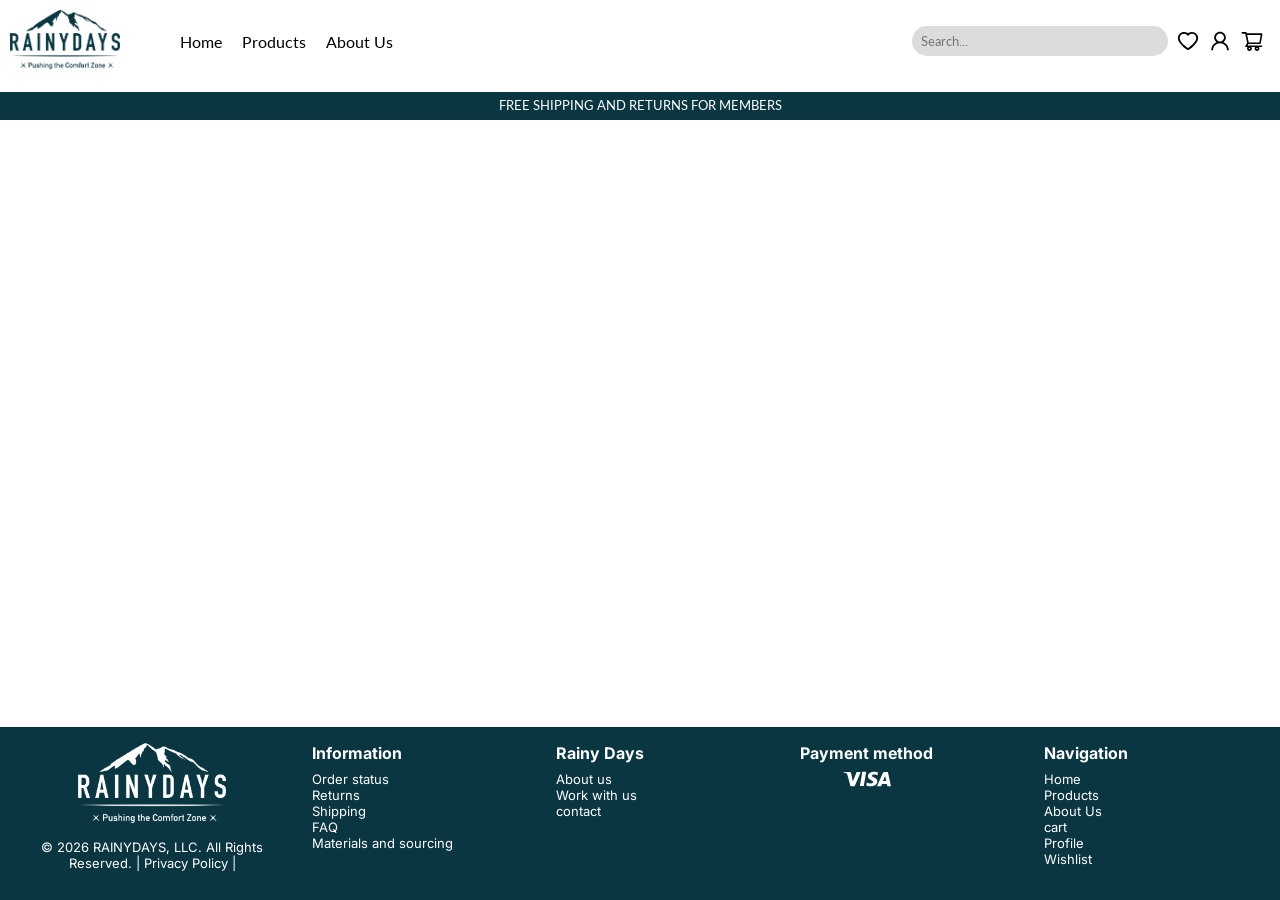
<file: products.html>
<!DOCTYPE html>
<html lang="en">
    <head>
        <meta charset="UTF-8">
        <meta name="viewport" content="width=device-width, initial-scale=1.0">
        <title>Rainy Days - Products</title>
        <link rel="icon" type="image/png" href="assets/RainyDays_Logo.png">
        <link rel="stylesheet" href="css/styles.css">
        <link rel="preconnect" href="https://fonts.googleapis.com">
        <link rel="preconnect" href="https://fonts.gstatic.com" crossorigin>
        <link
            href="https://fonts.googleapis.com/css2?family=Lato:ital,wght@0,100;0,300;0,400;0,700;0,900;1,100;1,300;1,400;1,700;1,900&display=swap"
            rel="stylesheet">
        <link rel="preconnect" href="https://fonts.googleapis.com">
        <link rel="preconnect" href="https://fonts.gstatic.com" crossorigin>
        <link
            href="https://fonts.googleapis.com/css2?family=Inter:ital,opsz,wght@0,14..32,100..900;1,14..32,100..900&family=Roboto:ital,wght@0,100..900;1,100..900&display=swap"
            rel="stylesheet">
    </head>
    <body>
        <header>
            <div class="navigation_container">
                <a href="index.html">
                    <img src="assets/RainyDays_Logo.png" alt="Rainy Days Logo" class="logo">
                </a>
                <nav aria-label="Main navigation">
                    <ul class="navigation_menu">
                        <li><a href="index.html"> Home</a></li>
                        <li><a href="products.html"> Products</a></li>
                        <li><a href="comingsoon.html"> About Us</a></li>
                    </ul>
                </nav>
            </div>
            <div class="profile_container_right">
                <form class="searchbar" action="search.html" aria-label="Site search">
                    <input type="text" id="search" name="searchbar" size="10" placeholder="Search..." aria-label="Search" />
                </form>
                <a class="Favorites_icon" href="comingsoon.html" aria-label="Favorites">
                    <svg xmlns="http://www.w3.org/2000/svg" viewBox="0 0 1024 1024" aria-hidden="true">
                        <path fill="black"
                            d="M923 283.6a260 260 0 0 0-56.9-82.8a264.4 264.4 0 0 0-84-55.5A265.3 265.3 0 0 0 679.7 125c-49.3 0-97.4 13.5-139.2 39q-15 9.15-28.5 20.1q-13.5-10.95-28.5-20.1c-41.8-25.5-89.9-39-139.2-39c-35.5 0-69.9 6.8-102.4 20.3c-31.4 13-59.7 31.7-84 55.5a258.4 258.4 0 0 0-56.9 82.8c-13.9 32.3-21 66.6-21 101.9c0 33.3 6.8 68 20.3 103.3c11.3 29.5 27.5 60.1 48.2 91c32.8 48.9 77.9 99.9 133.9 151.6c92.8 85.7 184.7 144.9 188.6 147.3l23.7 15.2c10.5 6.7 24 6.7 34.5 0l23.7-15.2c3.9-2.5 95.7-61.6 188.6-147.3c56-51.7 101.1-102.7 133.9-151.6c20.7-30.9 37-61.5 48.2-91c13.5-35.3 20.3-70 20.3-103.3c.1-35.3-7-69.6-20.9-101.9M512 814.8S156 586.7 156 385.5C156 283.6 240.3 201 344.3 201c73.1 0 136.5 40.8 167.7 100.4C543.2 241.8 606.6 201 679.7 201c104 0 188.3 82.6 188.3 184.5c0 201.2-356 429.3-356 429.3" />
                    </svg>
                </a>
                <a class="Profile_icon" href="comingsoon.html" aria-label="Profile">
                    <svg xmlns="http://www.w3.org/2000/svg" viewBox="0 0 1024 1024">
                        <path fill="black"
                            d="M858.5 763.6a374 374 0 0 0-80.6-119.5a375.6 375.6 0 0 0-119.5-80.6c-.4-.2-.8-.3-1.2-.5C719.5 518 760 444.7 760 362c0-137-111-248-248-248S264 225 264 362c0 82.7 40.5 156 102.8 201.1c-.4.2-.8.3-1.2.5c-44.8 18.9-85 46-119.5 80.6a375.6 375.6 0 0 0-80.6 119.5A371.7 371.7 0 0 0 136 901.8a8 8 0 0 0 8 8.2h60c4.4 0 7.9-3.5 8-7.8c2-77.2 33-149.5 87.8-204.3c56.7-56.7 132-87.9 212.2-87.9s155.5 31.2 212.2 87.9C779 752.7 810 825 812 902.2c.1 4.4 3.6 7.8 8 7.8h60a8 8 0 0 0 8-8.2c-1-47.8-10.9-94.3-29.5-138.2M512 534c-45.9 0-89.1-17.9-121.6-50.4S340 407.9 340 362s17.9-89.1 50.4-121.6S466.1 190 512 190s89.1 17.9 121.6 50.4S684 316.1 684 362s-17.9 89.1-50.4 121.6S557.9 534 512 534" />
                    </svg>
                </a>
                <a class="Cart_icon" href="cart.html" aria-label="Cart">
                    <svg xmlns="http://www.w3.org/2000/svg" viewBox="0 0 1024 1024">
                        <path fill="black"
                            d="M922.9 701.9H327.4l29.9-60.9l496.8-.9c16.8 0 31.2-12 34.2-28.6l68.8-385.1c1.8-10.1-.9-20.5-7.5-28.4a34.99 34.99 0 0 0-26.6-12.5l-632-2.1l-5.4-25.4c-3.4-16.2-18-28-34.6-28H96.5a35.3 35.3 0 1 0 0 70.6h125.9L246 312.8l58.1 281.3l-74.8 122.1a34.96 34.96 0 0 0-3 36.8c6 11.9 18.1 19.4 31.5 19.4h62.8a102.43 102.43 0 0 0-20.6 61.7c0 56.6 46 102.6 102.6 102.6s102.6-46 102.6-102.6c0-22.3-7.4-44-20.6-61.7h161.1a102.43 102.43 0 0 0-20.6 61.7c0 56.6 46 102.6 102.6 102.6s102.6-46 102.6-102.6c0-22.3-7.4-44-20.6-61.7H923c19.4 0 35.3-15.8 35.3-35.3a35.42 35.42 0 0 0-35.4-35.2M305.7 253l575.8 1.9l-56.4 315.8l-452.3.8zm96.9 612.7c-17.4 0-31.6-14.2-31.6-31.6s14.2-31.6 31.6-31.6s31.6 14.2 31.6 31.6a31.6 31.6 0 0 1-31.6 31.6m325.1 0c-17.4 0-31.6-14.2-31.6-31.6s14.2-31.6 31.6-31.6s31.6 14.2 31.6 31.6a31.6 31.6 0 0 1-31.6 31.6" />
                    </svg>
                </a>
            </div>
        </header>
        <main>
            <section class="promo_banner">
                    <p>FREE SHIPPING AND RETURNS FOR MEMBERS</p>
            </section>
        </main>
        <footer>
            <section class="footer">
                <div class="footer_brand">
                    <a href="index.html">
                        <img src="assets/RainyDays_Logo_white.png" alt="rainy days logo">
                    </a>
                    <p>© 2026 RAINYDAYS, LLC. All Rights Reserved. | Privacy Policy |</p>
                </div>
                <nav aria-label="Information">
                    <h3 id="Information">Information </h3>
                    <ul>
                        <li>Order status</li>
                        <li>Returns</li>
                        <li>Shipping</li>
                        <li>FAQ</li>
                        <li>Materials and sourcing</li>
                    </ul>
                </nav>
                <nav aria-label="Rainy Days">
                    <h3>Rainy Days</h3>
                    <ul>
                        <li>About us</li>
                        <li>Work with us</li>
                        <li>contact</li>
                    </ul>
                </nav>
                <div class="payment_method">
                    <h3>Payment method</h3>
                    <svg id="visa_icon" viewBox="0 8 24 8" role="img" xmlns="http://www.w3.org/2000/svg">
                        <title>Visa icon</title>
                        <path fill="currentcolor"
                            d="M17.445 8.623c-.387-.146-.99-.301-1.74-.301-1.92 0-3.275.968-3.285 2.355-.012 1.02.964 1.594 1.701 1.936.757.35 1.01.57 1.008.885-.005.477-.605.693-1.162.693-.766 0-1.186-.107-1.831-.375l-.239-.111-.271 1.598c.466.195 1.306.362 2.175.375 2.041 0 3.375-.961 3.391-2.439.016-.813-.51-1.43-1.621-1.938-.674-.33-1.094-.551-1.094-.886 0-.296.359-.612 1.109-.612.645-.01 1.096.129 1.455.273l.18.081.271-1.544-.047.01zm4.983-.17h-1.5c-.467 0-.816.127-1.021.591l-2.885 6.534h2.041l.408-1.07 2.49.002c.061.25.24 1.068.24 1.068H24l-1.572-7.125zM9.66 8.393h1.943l-1.215 7.129H8.444L9.66 8.391v.002zm-4.939 3.929l.202.99 1.901-4.859h2.059l-3.061 7.115H3.768l-1.68-6.026c-.035-.103-.078-.173-.18-.237C1.34 9.008.705 8.766 0 8.598l.025-.15h3.131c.424.016.766.15.883.604l.682 3.273v-.003zm15.308.727l.775-1.994c-.01.02.16-.412.258-.68l.133.615.449 2.057h-1.615v.002z" />
                    </svg>
                </div>
                <nav aria-label="Footer navigation">
                    <h3 id="footer_Navigation">Navigation</h3>
                    <ul>
                        <li><a href="index.html"> Home</a> </li>
                        <li><a href="products.html"> Products</a></li>
                        <li><a href="comingsoon.html"> About Us </a></li>
                        <li>cart</li>
                        <li><a href="comingsoon.html"> Profile</a></li>
                        <li><a href="comingsoon.html"> Wishlist</a></li>
                    </ul>
                </nav>
            </section>
        </footer>
    </body>
</html>
</file>
<file: css/styles.css>
/*page transition*/
@view-transition {
    navigation: auto;
}

::view-transition-old(root) {
    animation: slide-out 300ms ease-in both;
}

::view-transition-new(root) {
    animation: slide-in 300ms ease-out both;
}

@keyframes slide-out {
    to {
        translate: -100vw;
    }
}

@keyframes slide-in {
    from {
        translate: 100vw;
    }
}

@media (prefers-reduced-motion: reduce) {

    ::view-transition-old(root),
    ::view-transition-new(root) {
        animation: none;
    }
}

header {
    view-transition-name: site-header;
}

html {
    
}

body {
    margin: 0;
    min-height: 100vh;
    font-family: 'Lato', sans-serif;
    display: flex;
    flex-direction: column;
}

/*header*/

.logo {
    width: 6.875rem;
    cursor: pointer;
    margin: 0.625rem 0 0.625rem 0.625rem;
}

header {
    display: flex;
    flex-wrap: wrap;
    align-items: center;
    background-color: #FFF;
}

.menu_toggle {
    position:absolute;
    opacity: 0;
    pointer-events: none;
}

.hamburger {
    display: none;
}

.visually_hidden {
    position: absolute;
    width: 1px;
    height: 1px;
    overflow: hidden;
    clip-path: inset(50%);
    white-space: nowrap;
}

.navigation_container {
    display: flex;
    flex-direction: row;
    align-items: center;
    gap: 0.625rem;
}

.navigation_container a {
    text-decoration: none;
    color: #000;
    font-size: 1rem;
    margin-right: 0.625rem;
}

.navigation_container ul {
    display: flex;
    flex-direction: row;
    gap: 0.625rem;
}

.navigation_container li {
    list-style: none;

}

.navigation_container a:hover {
    color: #0A3642;
    text-decoration: none;
}

.profile_container_right {
    display: flex;
    flex-direction: row;
    gap: 0.9375rem;
    margin-left: auto;

}

.profile_container_right a svg {
    width: 1.5rem;
    height: 1.5rem;
    display: block;
}


.profile_container_right {
    display: flex;
    align-items: center;
    gap: 0.5rem;
    margin-left: auto;
    padding-right: 1rem
}

.profile_container_right a:hover {
    color: #0A3642;
}


.searchbar {
    width: 15rem;
    height: 1.875rem;
    margin-right: 0;
    padding: 0 0.4375rem 0 0.5625rem;
    border-radius: 1rem;
    background: #dedcdb;
    display: flex;
    align-items: center;
}

.searchbar input {
    flex: 1;
    width: auto;
    min-width: 0;
    padding: 0;
    border: 0;
    outline: 0;
    background: transparent;
    color: inherit;
    font: inherit;
    font-size: 0.8125rem;
}

.searchbar svg {
    flex: 0 0 1rem;
    width: 1rem;
    height: 1rem; 
}

/*promo banner*/

.promo_banner {
    background-color: #0A3642;
    color: #fff;
    text-align: center;
    padding: 0.25rem 0;
    font-size: 0.8125rem;
    line-height: 1.5;
    width: 100%;
    margin-top: 0.625rem;

}

.promo_banner p {
    margin: 0;
}

/*hero section*/

.hero {
    position: relative;
    height: 29.375rem;
}

.hero img {
    position: absolute;
    inset: 0;
    width: 100%;
    height: 100%;
    object-fit: cover;
    z-index: 0;
}

.hero::after {
    content: "";
    position: absolute;
    inset: 0;
    background: rgba(0, 0, 0, 0.24);

}

.hero_content {
    position: relative;
    z-index: 1;
    display: flex;
    width: 100%;
    height: 100%;
    flex-direction: column;
    align-items: center;
    justify-content: center;
    text-align: center;
    gap: 0.5rem;
}

.hero_content h1 {
    color: #FFF;
    text-shadow: 0 0.25rem 0.25rem rgba(0, 0, 0, 0.25);
    font-family: Lato, sans-serif;
    font-size: 3rem;
    font-style: normal;
    font-weight: 700;
    line-height: normal;
    margin: 6.3rem 0 0;
}

.hero_content p {
    color: #FFF;
    text-shadow: 0 0.25rem 0.25rem rgba(0, 0, 0, 0.25);
    font-family: Lato, sans-serif;
    font-size: 1.125rem;
    font-style: normal;
    font-weight: 400;
    line-height: normal;
    margin-bottom: 10rem;
}

.shop_jackets_button {
    align-self: center;
        display: flex;
        justify-content: center;
        align-items: center;
        flex-shrink: 0;
        /* never squashed by the text above */
        gap: 0.3125rem;
        min-width: 7.96875rem;
        /* was width, so it can grow with the text */
        min-height: 1.875rem;
        /* was height */
        padding: 0.5rem 1rem;
        box-sizing: border-box;
        border-radius: 0.279125rem;
        background: rgba(217, 217, 217, 0.51);
}

.shop_jackets_button {
    color: #FFF;
        text-align: center;
        font-family: Lato;
        font-size: 0.99475rem;
        font-style: normal;
        font-weight: 700;
        line-height: normal;
        letter-spacing: 0.01788rem;
        text-shadow: 0.4375rem 0.4375rem 0.4375rem rgba(0, 0, 0, 0.25);
        text-decoration: none;
        white-space: wrap;
}

/*product display home page*/
.display_header {
    padding-top: 3.4rem;
}

.display_header {
    display: flex;
    flex-direction: column;
    gap: 0.25rem;
}

.display_header h2 {
    margin: 0;
    text-align: center;

}

.show_more {
    align-self: flex-end;
}

.show_more {
    color: #44546F;
    text-decoration: none;

}

.product_display_grid {
    display: flex;
    gap: 1rem;
    align-items: flex-start;
    flex-wrap: nowrap;
    list-style: none;
    margin: 1rem 0;
    overflow-x: scroll;
    padding: 0 0 0 1rem;
    scroll-padding-left: 1rem;
    scroll-snap-type: x mandatory;
    scrollbar-width: thin;
    scrollbar-color: #2e768a transparent;
}

.product_card {
    flex: 0 0 16rem;
    scroll-snap-align: start;
    position: relative;
}

.product_card img {
    position: relative;
    box-sizing: border-box;
    width: 100%;
    height: auto;
    aspect-ratio: 73 / 76;
    object-fit: contain;
    display: block;
    border-radius: 0.5rem;
    padding: 1rem;
    background: #E9E3DF;
}

.product_color{
    color: #6D6C6C;
}

.new_item{
    background-color: #0A3642;
    color:#fff;
    position: absolute;
    top: 0.5rem;
    left: 0.5rem;
    padding: 0.370rem 0.70rem;
    font-size: 0.75rem;
    font-weight: 700;
    letter-spacing: 0.05em;
    text-transform: uppercase;
    line-height: 1;
}

.product_link {
    color: inherit;
    text-decoration: none;
    display: block;
    cursor: default;
}

.product_link img,
.product_link h3,
.product_link p {
    cursor: pointer;
}

/*footer*/

.footer_img {
    position: relative;
    height: 25.8125rem;
    display: flex;
    flex-direction: column;
    align-items: center;
    justify-content: center;
}
.footer_img img {
    position: absolute;
        inset: 0;
        width: 100%;
        height: 100%;
        object-fit: cover;
        z-index: 0;
}

.footer_img_content {
    position: relative;
    z-index: 1;
    color: #fff;
    text-align: center;
}
.footer_img_content {
    color: #FFF;
    font-weight: 500;
    font-size: 1.5rem;
    letter-spacing: 0.015rem;
}

footer {
    background-color: #0A3642;
    color: #fff;
    font-style: normal;
    font-size: small;
    display: grid;
    padding: 1rem 1.5rem;
    font-family: inter, sans-serif;
    margin-top: auto;
}

.footer {
    display: grid;
    grid-template-columns: 16rem repeat(4, minmax(0, 1fr));
    justify-content: space-between;
    gap: 2rem;
    align-items: start;
}

.footer h3 {
    font-size: 1rem;
    margin-bottom: 0.2rem;
    margin: 0 0 0.5rem;

}

footer a,
footer ul {
    color: inherit;
    text-decoration: none;
    list-style: none;
}

footer ul {
    margin: 0;
    padding: 0;
}

.footer_brand {
    display: flex;
    flex-direction: column;
    align-items: center;
    text-align:center;
}

.footer_brand p {
    font-size: small;
}

.footer_brand img {
    width: 9.3rem;
    height: auto;
}
.payment_method {
    display: flex;
    flex-direction: column;
    align-items: center;
    justify-self: start;
}

.payment_method h3 {
    white-space: nowrap;
    margin: 0 0 0.5rem;
}

#visa_icon {
    display: block;
    width: 3rem;
    height: auto;
    color: #FFF;
}



/*coming soon page */

.coming_soon_bg {
    background-color: #0A3642;
}

.coming_soon {
    display: flex;
    flex: 1;
    flex-direction: column;
    align-items: center;
    justify-content: center;
    color: #FFF;
    text-shadow: 0 0.3125rem 0.3125rem rgba(0, 0, 0, 0.25);
    text-align: center;
    font-size: 1.5625rem;
}

.return_home {
    color: #fff;
    text-decoration: none;
    font-size: 1.125rem;
    padding: 0.625rem;
    background-color: #000;
    border-radius: 0.25rem;
}

/*media queries*/

/*TABLET AND SMALLER SCREENS*/
@media (max-width: 64rem) { }

/*TABLET ONLY*/
@media (min-width: 40.01rem) and (max-width: 64rem) {}

/* HEADER: HAMBURGER TABLET AND MOBILE*/
@media (max-width: 64rem) {
    header {
        view-transition-name: none;
        display: grid;
        grid-template-columns: 1fr auto 1fr;
        grid-template-areas: "burger logo icons";
        align-items: center;
        padding: 0 1rem;
    }

    .navigation_container {
        display: contents;
    }

    .hamburger {
        grid-area: burger;
        display: block;
        position: relative;
        justify-self: start;
        z-index: 20;
        cursor: pointer;
        font-size: 1.75rem;
        line-height: 1;
    }

    .hamburger::before {
        content: "\2630";
    }

    .menu_toggle:checked+.hamburger::before {
        content: "\2715";
    }

    .menu_toggle:checked+.hamburger {
        color: #fff;
    }

    .menu_toggle:focus-visible+.hamburger {
        outline: 2px solid #0A3642;
        outline-offset: 4px;
    }

    .logo_header {
        grid-area: logo;
        justify-self: center;
    }

    .logo_header .logo {
        margin-left: 0;
    }

    .profile_container_right {
        grid-area: icons;
        justify-self: end;
        margin-left: 0;
        padding-right: 0;
    }

    .searchbar {
        display: none;
    }

    /* the drawer */
    .nav_menu {
        position: fixed;
        inset: 0 auto 0 0;
        width: min(80vw, 20rem);
        padding: 4rem 1.5rem 1.5rem;
        background: #0A3642;
        z-index: 10;
        transform: translateX(-100%);
        visibility: hidden;
        transition: transform 0.3s ease, visibility 0s 0.3s;
    }

    .menu_toggle:checked~.nav_menu {
        transform: none;
        visibility: visible;
        transition-delay: 0s;
    }

    .nav_menu .navigation_menu {
        flex-direction: column;
        gap: 1rem;
        margin: 0;
        padding: 0;
    }

    .navigation_container .nav_menu a {
        color: #fff;
        font-size: 1.125rem;
    }
}

/* FOOTER */
@media (max-width: 64rem) {
    .footer {
        grid-template-columns: repeat(3, minmax(0, 1fr));
    }

    .footer_brand {
        order: 1;
        grid-column: 1 / -1;
        flex-direction: column;
        align-items: center;
        text-align: center;
    }
}

@media (max-width: 40rem) {
    .footer {
        grid-template-columns: repeat(2, minmax(0, 1fr));
    }
}

@media (prefers-reduced-motion: reduce) {
    .nav_menu {
        transition: none;
    }
}
</file>
